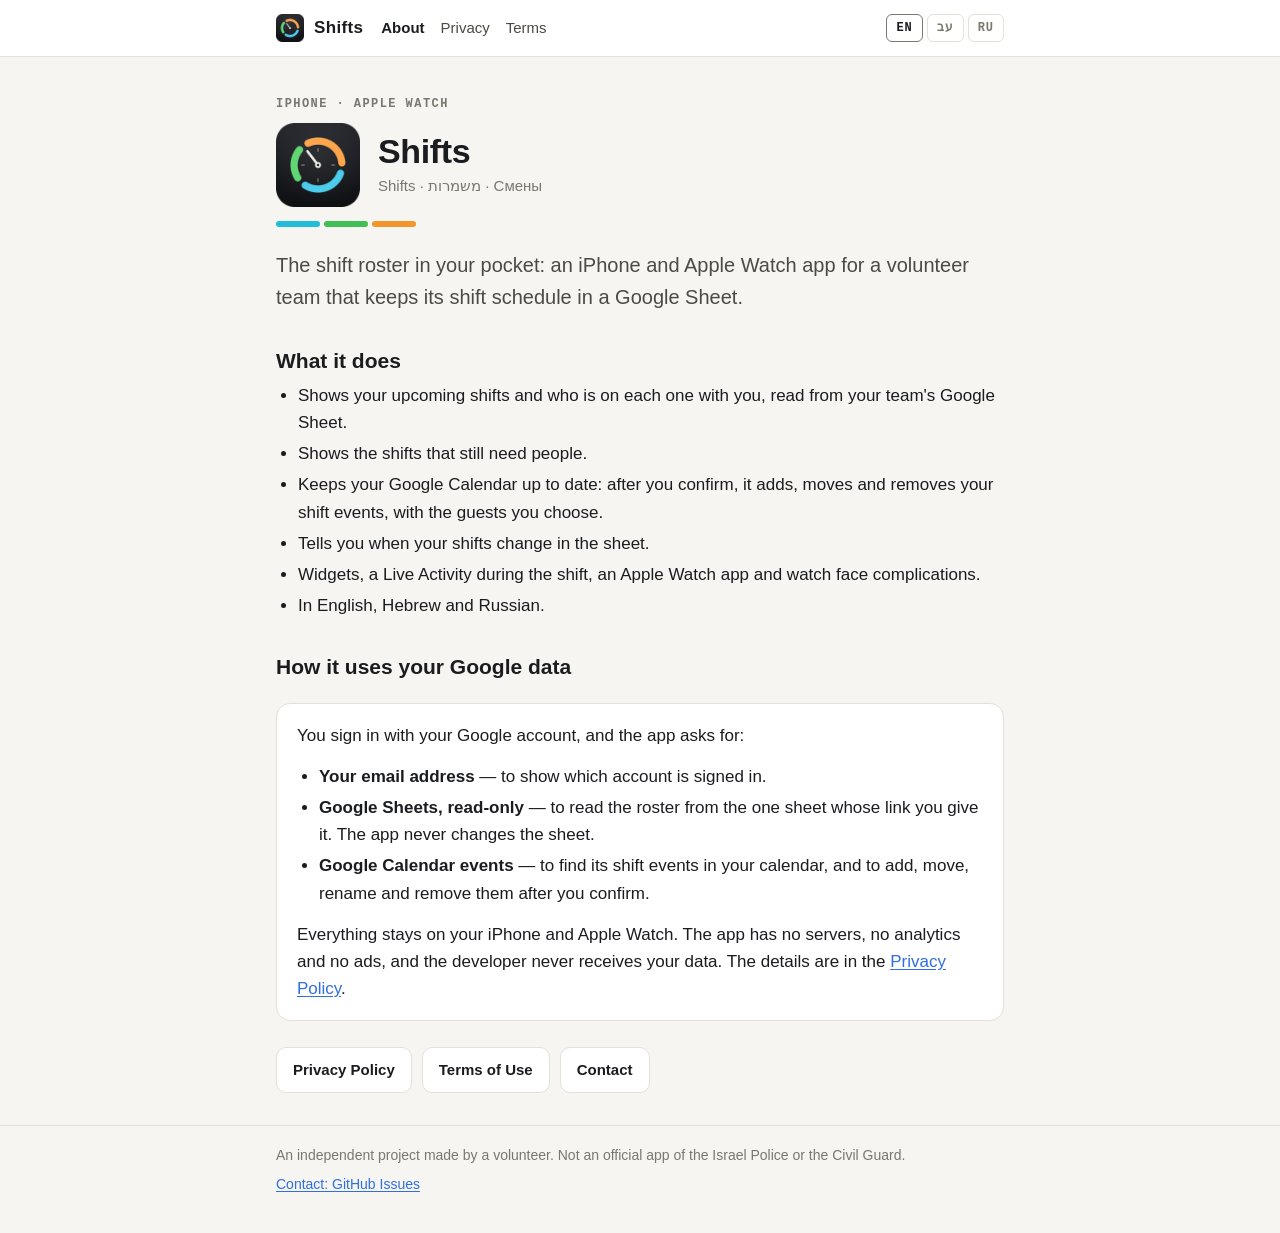
<file: index.html>
<!doctype html>
<html lang="en" dir="ltr">
<head>
<meta charset="utf-8">
<meta name="viewport" content="width=device-width, initial-scale=1">
<title>Shifts — shift roster for iPhone and Apple Watch</title>
<meta name="description" content="Shifts: an iPhone and Apple Watch app that shows a volunteer team's shift roster from a Google Sheet and keeps your shifts in Google Calendar.">
<link rel="icon" href="favicon.png" type="image/png">
<link rel="apple-touch-icon" href="apple-touch-icon.png">
<link rel="stylesheet" href="site.css">
</head>
<body>
<header class="top"><div class="wrap">
  <a class="brand" href="./" data-page="./"><img src="favicon.png" alt="" width="28" height="28"><span data-en="Shifts" data-he="משמרות" data-ru="Смены">Shifts</span></a>
  <nav class="pages">
    <a href="./" data-page="./" aria-current="page" data-en="About" data-he="אודות" data-ru="О приложении">About</a>
    <a href="privacy.html" data-page="privacy.html" data-en="Privacy" data-he="פרטיות" data-ru="Конфиденциальность">Privacy</a>
    <a href="terms.html" data-page="terms.html" data-en="Terms" data-he="תנאי שימוש" data-ru="Условия">Terms</a>
  </nav>
  <div class="langs" role="group" aria-label="Language">
    <button type="button" data-lang="en">EN</button>
    <button type="button" data-lang="he" lang="he">עב</button>
    <button type="button" data-lang="ru" lang="ru">RU</button>
  </div>
</div></header>
<main class="wrap">
<section lang="en" dir="ltr" data-title="Shifts — shift roster for iPhone and Apple Watch">
<p class="label">iPhone · Apple Watch</p>
<div class="hero">
  <img src="icon.png" alt="Shifts app icon" width="84" height="84">
  <div><h1>Shifts</h1><p class="names">Shifts · <span lang="he">משמרות</span> · <span lang="ru">Смены</span></p></div>
</div>
<div class="bars"><i></i><i></i><i></i></div>
<p class="lead">The shift roster in your pocket: an iPhone and Apple Watch app for a volunteer team that keeps its shift schedule in a Google Sheet.</p>

<h2>What it does</h2>
<ul>
  <li>Shows your upcoming shifts and who is on each one with you, read from your team's Google Sheet.</li>
  <li>Shows the shifts that still need people.</li>
  <li>Keeps your Google Calendar up to date: after you confirm, it adds, moves and removes your shift events, with the guests you choose.</li>
  <li>Tells you when your shifts change in the sheet.</li>
  <li>Widgets, a Live Activity during the shift, an Apple Watch app and watch face complications.</li>
  <li>In English, Hebrew and Russian.</li>
</ul>

<h2>How it uses your Google data</h2>
<div class="box">
  <p>You sign in with your Google account, and the app asks for:</p>
  <ul>
    <li><strong>Your email address</strong> — to show which account is signed in.</li>
    <li><strong>Google Sheets, read-only</strong> — to read the roster from the one sheet whose link you give it. The app never changes the sheet.</li>
    <li><strong>Google Calendar events</strong> — to find its shift events in your calendar, and to add, move, rename and remove them after you confirm.</li>
  </ul>
  <p>Everything stays on your iPhone and Apple Watch. The app has no servers, no analytics and no ads, and the developer never receives your data. The details are in the <a href="privacy.html" data-page="privacy.html">Privacy Policy</a>.</p>
</div>

<div class="cta">
  <a href="privacy.html" data-page="privacy.html">Privacy Policy</a>
  <a href="terms.html" data-page="terms.html">Terms of Use</a>
  <a href="https://github.com/IgorGorelik/shifts-app/issues">Contact</a>
</div>
</section>
<section lang="he" dir="rtl" data-title="משמרות — סידור משמרות לאייפון ול־Apple Watch">
<p class="label">iPhone · Apple Watch</p>
<div class="hero">
  <img src="icon.png" alt="סמל האפליקציה משמרות" width="84" height="84">
  <div><h1>משמרות</h1><p class="names"><span lang="en">Shifts</span> · משמרות · <span lang="ru">Смены</span></p></div>
</div>
<div class="bars"><i></i><i></i><i></i></div>
<p class="lead">סידור המשמרות בכיס: אפליקציה לאייפון ול־Apple Watch בשביל צוות מתנדבים שמנהל את סידור המשמרות בגיליון Google.</p>

<h2>מה היא עושה</h2>
<ul>
  <li>מציגה את המשמרות הקרובות שלכם ומי איתכם בכל משמרת, מתוך גיליון Google של הצוות.</li>
  <li>מציגה את המשמרות שעדיין חסרים בהן אנשים.</li>
  <li>שומרת על יומן Google שלכם מעודכן: אחרי שאישרתם, היא מוסיפה, מזיזה ומוחקת את אירועי המשמרת שלכם, עם האורחים שבחרתם.</li>
  <li>מודיעה לכם כשהמשמרות שלכם משתנות בגיליון.</li>
  <li>ווידג׳טים, Live Activity בזמן המשמרת, אפליקציה ל־Apple Watch ותצוגות על פני השעון.</li>
  <li>בעברית, באנגלית וברוסית.</li>
</ul>

<h2>איך היא משתמשת בנתוני Google שלכם</h2>
<div class="box">
  <p>מתחברים עם חשבון Google, והאפליקציה מבקשת:</p>
  <ul>
    <li><strong>את כתובת האימייל שלכם</strong> — כדי להציג באיזה חשבון התחברתם.</li>
    <li><strong>Google Sheets, קריאה בלבד</strong> — כדי לקרוא את הסידור מהגיליון היחיד שאת הקישור אליו נתתם לה. האפליקציה אף פעם לא משנה את הגיליון.</li>
    <li><strong>אירועים ביומן Google</strong> — כדי למצוא את אירועי המשמרת שלה ביומן שלכם, ולהוסיף, להזיז, לשנות שם ולמחוק אותם אחרי שאישרתם.</li>
  </ul>
  <p>הכול נשאר באייפון וב־Apple Watch שלכם. לאפליקציה אין שרתים, אין ניתוח נתוני שימוש ואין פרסומות, והמפתח אף פעם לא מקבל את הנתונים שלכם. הפרטים ב<a href="privacy.html" data-page="privacy.html">מדיניות הפרטיות</a>.</p>
</div>

<div class="cta">
  <a href="privacy.html" data-page="privacy.html">מדיניות פרטיות</a>
  <a href="terms.html" data-page="terms.html">תנאי שימוש</a>
  <a href="https://github.com/IgorGorelik/shifts-app/issues">יצירת קשר</a>
</div>
</section>
<section lang="ru" dir="ltr" data-title="Смены — расписание смен для iPhone и Apple Watch">
<p class="label">iPhone · Apple Watch</p>
<div class="hero">
  <img src="icon.png" alt="Значок приложения «Смены»" width="84" height="84">
  <div><h1>Смены</h1><p class="names"><span lang="en">Shifts</span> · <span lang="he">משמרות</span> · Смены</p></div>
</div>
<div class="bars"><i></i><i></i><i></i></div>
<p class="lead">Расписание смен в кармане: приложение для iPhone и Apple Watch для команды добровольцев, которая ведёт расписание смен в Google Таблице.</p>

<h2>Что оно умеет</h2>
<ul>
  <li>Показывает ваши ближайшие смены и кто с вами в каждой из них — по Google Таблице команды.</li>
  <li>Показывает смены, где ещё нужны люди.</li>
  <li>Поддерживает ваш Google Календарь в актуальном виде: после вашего подтверждения добавляет, переносит и удаляет события ваших смен — с теми гостями, которых вы выбрали.</li>
  <li>Сообщает, когда ваши смены меняются в таблице.</li>
  <li>Виджеты, Live Activity во время смены, приложение для Apple Watch и усложнения циферблата.</li>
  <li>На русском, иврите и английском.</li>
</ul>

<h2>Как приложение использует ваши данные Google</h2>
<div class="box">
  <p>Вы входите через свой аккаунт Google, и приложение просит:</p>
  <ul>
    <li><strong>Адрес вашей почты</strong> — чтобы показать, в какой аккаунт выполнен вход.</li>
    <li><strong>Google Таблицы, только чтение</strong> — чтобы читать расписание из той единственной таблицы, ссылку на которую вы ему дали. Приложение никогда не меняет таблицу.</li>
    <li><strong>События Google Календаря</strong> — чтобы находить свои события смен в вашем календаре и после вашего подтверждения добавлять, переносить, переименовывать и удалять их.</li>
  </ul>
  <p>Всё остаётся на вашем iPhone и Apple Watch. У приложения нет серверов, аналитики и рекламы, и разработчик никогда не получает ваши данные. Подробности — в <a href="privacy.html" data-page="privacy.html">Политике конфиденциальности</a>.</p>
</div>

<div class="cta">
  <a href="privacy.html" data-page="privacy.html">Политика конфиденциальности</a>
  <a href="terms.html" data-page="terms.html">Условия использования</a>
  <a href="https://github.com/IgorGorelik/shifts-app/issues">Связь</a>
</div>
</section>
</main>
<footer><div class="wrap">
  <p data-en="An independent project made by a volunteer. Not an official app of the Israel Police or the Civil Guard." data-he="פרויקט עצמאי שפיתח מתנדב. זו לא אפליקציה רשמית של משטרת ישראל או של המשמר האזרחי." data-ru="Независимый проект добровольца. Это не официальное приложение полиции Израиля или Гражданской охраны.">An independent project made by a volunteer. Not an official app of the Israel Police or the Civil Guard.</p>
  <p><a href="https://github.com/IgorGorelik/shifts-app/issues" data-en="Contact: GitHub Issues" data-he="יצירת קשר: GitHub Issues" data-ru="Связь: GitHub Issues">Contact: GitHub Issues</a></p>
</div></footer>
<script src="site.js"></script>
</body>
</html>
</file>
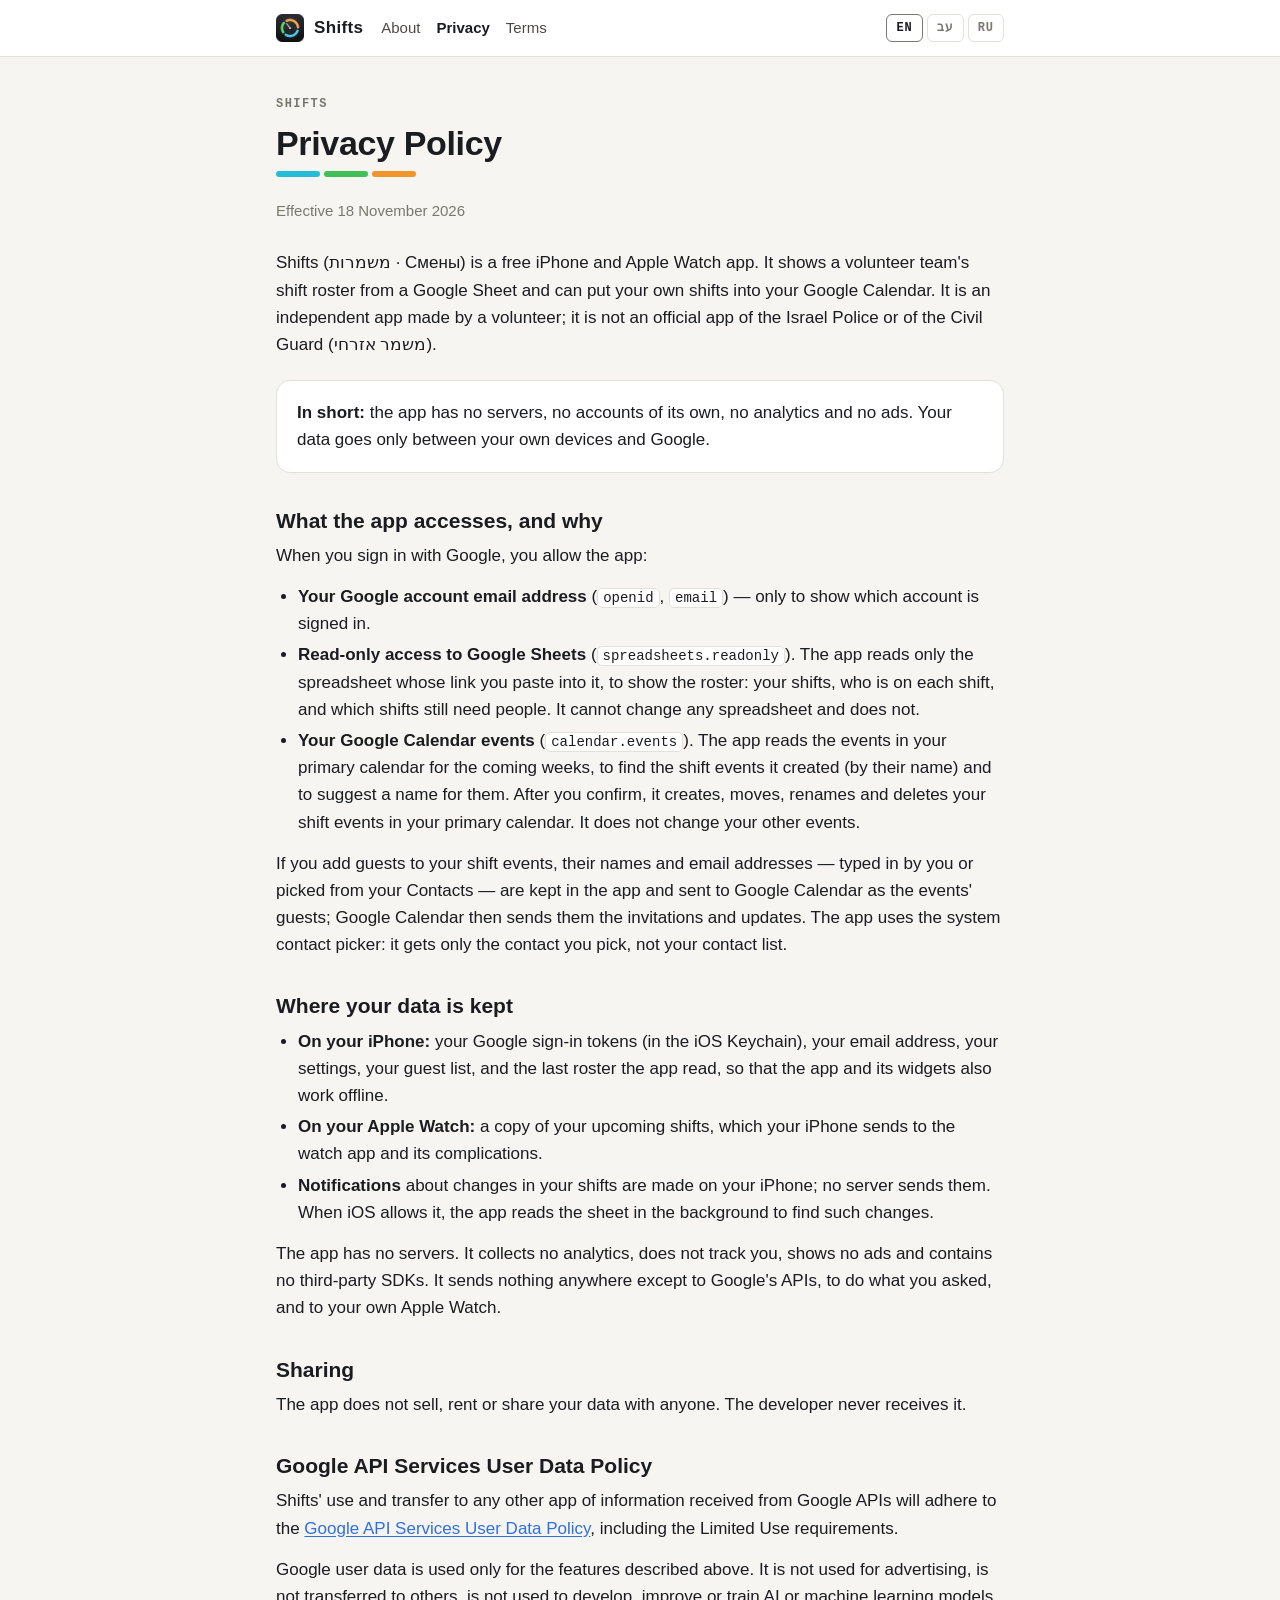
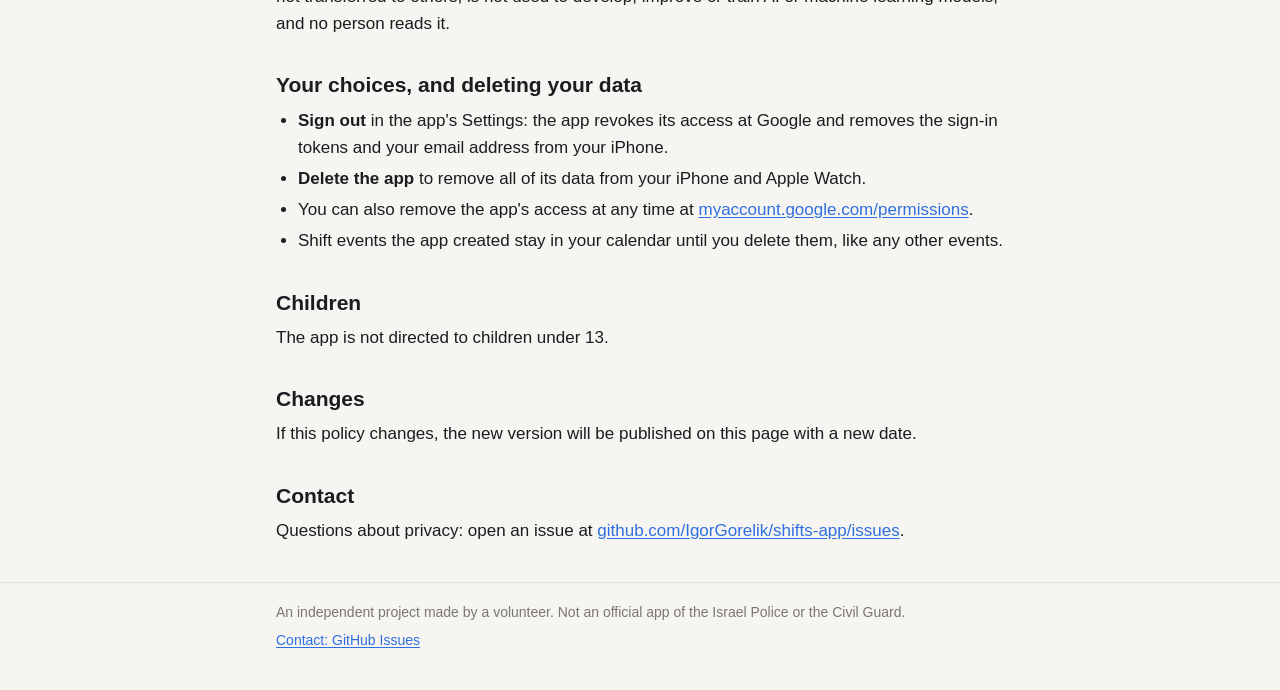
<file: privacy.html>
<!doctype html>
<html lang="en" dir="ltr">
<head>
<meta charset="utf-8">
<meta name="viewport" content="width=device-width, initial-scale=1">
<title>Privacy Policy — Shifts</title>
<meta name="description" content="How the Shifts app handles your data: no servers, no analytics; read-only Google Sheets and your shift events in Google Calendar.">
<link rel="icon" href="favicon.png" type="image/png">
<link rel="apple-touch-icon" href="apple-touch-icon.png">
<link rel="stylesheet" href="site.css">
</head>
<body>
<header class="top"><div class="wrap">
  <a class="brand" href="./" data-page="./"><img src="favicon.png" alt="" width="28" height="28"><span data-en="Shifts" data-he="משמרות" data-ru="Смены">Shifts</span></a>
  <nav class="pages">
    <a href="./" data-page="./" data-en="About" data-he="אודות" data-ru="О приложении">About</a>
    <a href="privacy.html" data-page="privacy.html" aria-current="page" data-en="Privacy" data-he="פרטיות" data-ru="Конфиденциальность">Privacy</a>
    <a href="terms.html" data-page="terms.html" data-en="Terms" data-he="תנאי שימוש" data-ru="Условия">Terms</a>
  </nav>
  <div class="langs" role="group" aria-label="Language">
    <button type="button" data-lang="en">EN</button>
    <button type="button" data-lang="he" lang="he">עב</button>
    <button type="button" data-lang="ru" lang="ru">RU</button>
  </div>
</div></header>
<main class="wrap">
<section lang="en" dir="ltr" data-title="Privacy Policy — Shifts">
<p class="label">Shifts</p>
<h1>Privacy Policy</h1>
<div class="bars"><i></i><i></i><i></i></div>
<p class="date">Effective 18 November 2026</p>

<p>Shifts (<span lang="he">משמרות</span> · <span lang="ru">Смены</span>) is a free iPhone and Apple Watch app. It shows a volunteer team's shift roster from a Google Sheet and can put your own shifts into your Google Calendar. It is an independent app made by a volunteer; it is not an official app of the Israel Police or of the Civil Guard (<span lang="he">משמר אזרחי</span>).</p>
<div class="box"><p><strong>In short:</strong> the app has no servers, no accounts of its own, no analytics and no ads. Your data goes only between your own devices and Google.</p></div>

<h2>What the app accesses, and why</h2>
<p>When you sign in with Google, you allow the app:</p>
<ul>
  <li><strong>Your Google account email address</strong> (<code>openid</code>, <code>email</code>) — only to show which account is signed in.</li>
  <li><strong>Read-only access to Google Sheets</strong> (<code>spreadsheets.readonly</code>). The app reads only the spreadsheet whose link you paste into it, to show the roster: your shifts, who is on each shift, and which shifts still need people. It cannot change any spreadsheet and does not.</li>
  <li><strong>Your Google Calendar events</strong> (<code>calendar.events</code>). The app reads the events in your primary calendar for the coming weeks, to find the shift events it created (by their name) and to suggest a name for them. After you confirm, it creates, moves, renames and deletes your shift events in your primary calendar. It does not change your other events.</li>
</ul>
<p>If you add guests to your shift events, their names and email addresses — typed in by you or picked from your Contacts — are kept in the app and sent to Google Calendar as the events' guests; Google Calendar then sends them the invitations and updates. The app uses the system contact picker: it gets only the contact you pick, not your contact list.</p>

<h2>Where your data is kept</h2>
<ul>
  <li><strong>On your iPhone:</strong> your Google sign-in tokens (in the iOS Keychain), your email address, your settings, your guest list, and the last roster the app read, so that the app and its widgets also work offline.</li>
  <li><strong>On your Apple Watch:</strong> a copy of your upcoming shifts, which your iPhone sends to the watch app and its complications.</li>
  <li><strong>Notifications</strong> about changes in your shifts are made on your iPhone; no server sends them. When iOS allows it, the app reads the sheet in the background to find such changes.</li>
</ul>
<p>The app has no servers. It collects no analytics, does not track you, shows no ads and contains no third-party SDKs. It sends nothing anywhere except to Google's APIs, to do what you asked, and to your own Apple Watch.</p>

<h2>Sharing</h2>
<p>The app does not sell, rent or share your data with anyone. The developer never receives it.</p>

<h2>Google API Services User Data Policy</h2>
<p>Shifts' use and transfer to any other app of information received from Google APIs will adhere to the <a href="https://developers.google.com/terms/api-services-user-data-policy">Google API Services User Data Policy</a>, including the Limited Use requirements.</p>
<p>Google user data is used only for the features described above. It is not used for advertising, is not transferred to others, is not used to develop, improve or train AI or machine learning models, and no person reads it.</p>

<h2>Your choices, and deleting your data</h2>
<ul>
  <li><strong>Sign out</strong> in the app's Settings: the app revokes its access at Google and removes the sign-in tokens and your email address from your iPhone.</li>
  <li><strong>Delete the app</strong> to remove all of its data from your iPhone and Apple Watch.</li>
  <li>You can also remove the app's access at any time at <a href="https://myaccount.google.com/permissions">myaccount.google.com/permissions</a>.</li>
  <li>Shift events the app created stay in your calendar until you delete them, like any other events.</li>
</ul>

<h2>Children</h2>
<p>The app is not directed to children under 13.</p>

<h2>Changes</h2>
<p>If this policy changes, the new version will be published on this page with a new date.</p>

<h2>Contact</h2>
<p>Questions about privacy: open an issue at <a href="https://github.com/IgorGorelik/shifts-app/issues">github.com/IgorGorelik/shifts-app/issues</a>.</p>
</section>
<section lang="he" dir="rtl" data-title="מדיניות פרטיות — משמרות">
<p class="label">משמרות</p>
<h1>מדיניות פרטיות</h1>
<div class="bars"><i></i><i></i><i></i></div>
<p class="date">בתוקף מ־18 בנובמבר 2026</p>

<p>משמרות (<span lang="en">Shifts</span> · <span lang="ru">Смены</span>) היא אפליקציה חינמית לאייפון ול־Apple Watch. היא מציגה את סידור המשמרות של צוות מתנדבים מגיליון Google, ויכולה להכניס את המשמרות שלכם ליומן Google שלכם. זו אפליקציה עצמאית שפיתח מתנדב; היא לא אפליקציה רשמית של משטרת ישראל או של המשמר האזרחי.</p>
<div class="box"><p><strong>בקצרה:</strong> לאפליקציה אין שרתים, אין חשבונות משלה, אין ניתוח נתוני שימוש ואין פרסומות. הנתונים שלכם עוברים רק בין המכשירים שלכם לבין Google.</p></div>

<h2>למה האפליקציה ניגשת, ולמה</h2>
<p>כשמתחברים עם Google, מאשרים לאפליקציה:</p>
<ul>
  <li><strong>את כתובת האימייל של חשבון Google שלכם</strong> (<code dir="ltr">openid</code>, <code dir="ltr">email</code>) — רק כדי להציג באיזה חשבון התחברתם.</li>
  <li><strong>גישת קריאה בלבד ל־Google Sheets</strong> (<code dir="ltr">spreadsheets.readonly</code>). האפליקציה קוראת רק את הגיליון שאת הקישור אליו הדבקתם בה, כדי להציג את הסידור: המשמרות שלכם, מי בכל משמרת ובאילו משמרות עדיין חסרים אנשים. היא לא יכולה לשנות גיליונות ולא משנה אותם.</li>
  <li><strong>אירועים ביומן Google שלכם</strong> (<code dir="ltr">calendar.events</code>). האפליקציה קוראת את האירועים ביומן הראשי שלכם לשבועות הקרובים, כדי למצוא את אירועי המשמרת שיצרה (לפי השם שלהם) ולהציע להם שם. אחרי שאישרתם, היא יוצרת, מזיזה, משנה שם ומוחקת את אירועי המשמרת שלכם ביומן הראשי. אירועים אחרים שלכם היא לא משנה.</li>
</ul>
<p>אם מוסיפים אורחים לאירועי המשמרת, השמות וכתובות האימייל שלהם — שהקלדתם או שבחרתם מאנשי הקשר — נשמרים באפליקציה ונשלחים ליומן Google כאורחי האירועים; יומן Google שולח להם את ההזמנות והעדכונים. האפליקציה משתמשת בבוחר אנשי הקשר של המערכת: היא מקבלת רק את איש הקשר שבחרתם, ולא את רשימת אנשי הקשר שלכם.</p>

<h2>איפה הנתונים נשמרים</h2>
<ul>
  <li><strong>באייפון:</strong> אסימוני ההתחברות ל־Google (במחזיק המפתחות של iOS), כתובת האימייל שלכם, ההגדרות שלכם, רשימת האורחים והסידור האחרון שהאפליקציה קראה, כדי שהאפליקציה והווידג׳טים שלה יעבדו גם בלי רשת.</li>
  <li><strong>ב־Apple Watch:</strong> עותק של המשמרות הקרובות שלכם, שהאייפון שולח לאפליקציה בשעון ולתצוגות על פני השעון.</li>
  <li><strong>התראות</strong> על שינויים במשמרות שלכם נוצרות באייפון; אף שרת לא שולח אותן. כש־iOS מאפשרת, האפליקציה קוראת את הגיליון ברקע כדי למצוא שינויים כאלה.</li>
</ul>
<p>לאפליקציה אין שרתים. היא לא אוספת נתוני שימוש, לא עוקבת אחריכם, לא מציגה פרסומות ולא כוללת ערכות פיתוח (SDK) של צד שלישי. היא לא שולחת שום דבר לשום מקום, מלבד לממשקי ה־API של Google — כדי לבצע את מה שביקשתם — ול־Apple Watch שלכם.</p>

<h2>שיתוף</h2>
<p>האפליקציה לא מוכרת, לא משכירה ולא משתפת את הנתונים שלכם עם אף אחד. המפתח אף פעם לא מקבל אותם.</p>

<h2>מדיניות נתוני המשתמשים של Google API</h2>
<p>השימוש של משמרות במידע שהתקבל מממשקי ה־API של Google, וההעברה שלו לכל אפליקציה אחרת, יעמדו ב<a href="https://developers.google.com/terms/api-services-user-data-policy">מדיניות נתוני המשתמשים של שירותי Google API</a>, כולל דרישות השימוש המוגבל (Limited Use).</p>
<p>נתוני משתמש מ־Google משמשים רק לתכונות שתוארו למעלה. הם לא משמשים לפרסום, לא מועברים לאחרים, לא משמשים לפיתוח, לשיפור או לאימון של מודלים של בינה מלאכותית או למידת מכונה, ואף אדם לא קורא אותם.</p>

<h2>הבחירות שלכם ומחיקת הנתונים</h2>
<ul>
  <li><strong>התנתקות</strong> בהגדרות האפליקציה: האפליקציה מבטלת את הגישה שלה ב־Google ומוחקת מהאייפון את אסימוני ההתחברות ואת כתובת האימייל שלכם.</li>
  <li><strong>מחיקת האפליקציה</strong> מוחקת את כל הנתונים שלה מהאייפון ומה־Apple Watch.</li>
  <li>אפשר גם לבטל את הגישה של האפליקציה בכל עת בכתובת <a href="https://myaccount.google.com/permissions" dir="ltr">myaccount.google.com/permissions</a>.</li>
  <li>אירועי משמרת שהאפליקציה יצרה נשארים ביומן עד שמוחקים אותם, כמו כל אירוע אחר.</li>
</ul>

<h2>ילדים</h2>
<p>האפליקציה לא מיועדת לילדים מתחת לגיל 13.</p>

<h2>שינויים</h2>
<p>אם המדיניות תשתנה, הגרסה החדשה תפורסם בדף הזה עם תאריך חדש.</p>

<h2>יצירת קשר</h2>
<p>שאלות על פרטיות: פתחו issue בכתובת <a href="https://github.com/IgorGorelik/shifts-app/issues" dir="ltr">github.com/IgorGorelik/shifts-app/issues</a>.</p>
</section>
<section lang="ru" dir="ltr" data-title="Политика конфиденциальности — Смены">
<p class="label">Смены</p>
<h1>Политика конфиденциальности</h1>
<div class="bars"><i></i><i></i><i></i></div>
<p class="date">Действует с 18 ноября 2026 г.</p>

<p>«Смены» (<span lang="en">Shifts</span> · <span lang="he">משמרות</span>) — бесплатное приложение для iPhone и Apple Watch. Оно показывает расписание смен команды добровольцев из Google Таблицы и может вносить ваши смены в ваш Google Календарь. Это независимое приложение, которое сделал доброволец; это не официальное приложение полиции Израиля или Гражданской охраны (<span lang="he">משמר אזרחי</span>).</p>
<div class="box"><p><strong>Коротко:</strong> у приложения нет серверов, собственных аккаунтов, аналитики и рекламы. Ваши данные передаются только между вашими устройствами и Google.</p></div>

<h2>К чему приложение получает доступ и зачем</h2>
<p>Входя через Google, вы разрешаете приложению:</p>
<ul>
  <li><strong>Адрес почты вашего аккаунта Google</strong> (<code>openid</code>, <code>email</code>) — только чтобы показать, в какой аккаунт выполнен вход.</li>
  <li><strong>Доступ к Google Таблицам только для чтения</strong> (<code>spreadsheets.readonly</code>). Приложение читает только ту таблицу, ссылку на которую вы в него вставили, чтобы показать расписание: ваши смены, кто в каждой смене и где ещё нужны люди. Менять таблицы оно не может и не меняет.</li>
  <li><strong>События вашего Google Календаря</strong> (<code>calendar.events</code>). Приложение читает события основного календаря на ближайшие недели, чтобы найти созданные им события смен (по названию) и предложить для них название. После вашего подтверждения оно создаёт, переносит, переименовывает и удаляет события ваших смен в основном календаре. Другие ваши события оно не меняет.</li>
</ul>
<p>Если вы добавляете гостей в события смен, их имена и адреса почты — введённые вами или выбранные из Контактов — хранятся в приложении и передаются в Google Календарь как гости событий; приглашения и изменения им отправляет Google Календарь. Приложение использует системный выбор контакта: оно получает только выбранный вами контакт, а не вашу адресную книгу.</p>

<h2>Где хранятся данные</h2>
<ul>
  <li><strong>На iPhone:</strong> токены входа в Google (в Связке ключей iOS), адрес вашей почты, ваши настройки, список гостей и последнее прочитанное расписание — чтобы приложение и его виджеты работали и без сети.</li>
  <li><strong>На Apple Watch:</strong> копия ваших ближайших смен, которую iPhone передаёт приложению на часах и усложнениям циферблата.</li>
  <li><strong>Уведомления</strong> об изменениях в ваших сменах создаются на iPhone; никакой сервер их не отправляет. Когда iOS позволяет, приложение в фоне читает таблицу, чтобы найти такие изменения.</li>
</ul>
<p>У приложения нет серверов. Оно не собирает аналитику, не отслеживает вас, не показывает рекламу и не содержит сторонних SDK. Оно ничего никуда не отправляет, кроме API Google — чтобы выполнить то, что вы попросили, — и ваших собственных Apple Watch.</p>

<h2>Передача данных</h2>
<p>Приложение не продаёт, не сдаёт в аренду и никому не передаёт ваши данные. Разработчик никогда их не получает.</p>

<h2>Политика Google в отношении данных пользователей API</h2>
<p>Использование приложением «Смены» информации, полученной от API Google, и её передача любому другому приложению соответствуют <a href="https://developers.google.com/terms/api-services-user-data-policy">Политике Google в отношении данных пользователей сервисов API</a> (Google API Services User Data Policy), включая требования ограниченного использования (Limited Use).</p>
<p>Данные пользователя Google используются только для описанных выше функций. Они не используются для рекламы, не передаются другим, не используются для разработки, улучшения или обучения моделей ИИ и машинного обучения, и их не читает ни один человек.</p>

<h2>Ваш выбор и удаление данных</h2>
<ul>
  <li><strong>Выход из аккаунта</strong> в Настройках приложения: приложение отзывает свой доступ в Google и удаляет с iPhone токены входа и адрес вашей почты.</li>
  <li><strong>Удаление приложения</strong> стирает все его данные с iPhone и Apple Watch.</li>
  <li>Отозвать доступ приложения можно и в любой момент на странице <a href="https://myaccount.google.com/permissions">myaccount.google.com/permissions</a>.</li>
  <li>События смен, созданные приложением, остаются в календаре, пока вы их не удалите, как и любые другие события.</li>
</ul>

<h2>Дети</h2>
<p>Приложение не предназначено для детей младше 13 лет.</p>

<h2>Изменения</h2>
<p>Если политика изменится, новая версия будет опубликована на этой странице с новой датой.</p>

<h2>Связь</h2>
<p>Вопросы о конфиденциальности: создайте issue на <a href="https://github.com/IgorGorelik/shifts-app/issues">github.com/IgorGorelik/shifts-app/issues</a>.</p>
</section>
</main>
<footer><div class="wrap">
  <p data-en="An independent project made by a volunteer. Not an official app of the Israel Police or the Civil Guard." data-he="פרויקט עצמאי שפיתח מתנדב. זו לא אפליקציה רשמית של משטרת ישראל או של המשמר האזרחי." data-ru="Независимый проект добровольца. Это не официальное приложение полиции Израиля или Гражданской охраны.">An independent project made by a volunteer. Not an official app of the Israel Police or the Civil Guard.</p>
  <p><a href="https://github.com/IgorGorelik/shifts-app/issues" data-en="Contact: GitHub Issues" data-he="יצירת קשר: GitHub Issues" data-ru="Связь: GitHub Issues">Contact: GitHub Issues</a></p>
</div></footer>
<script src="site.js"></script>
</body>
</html>
</file>
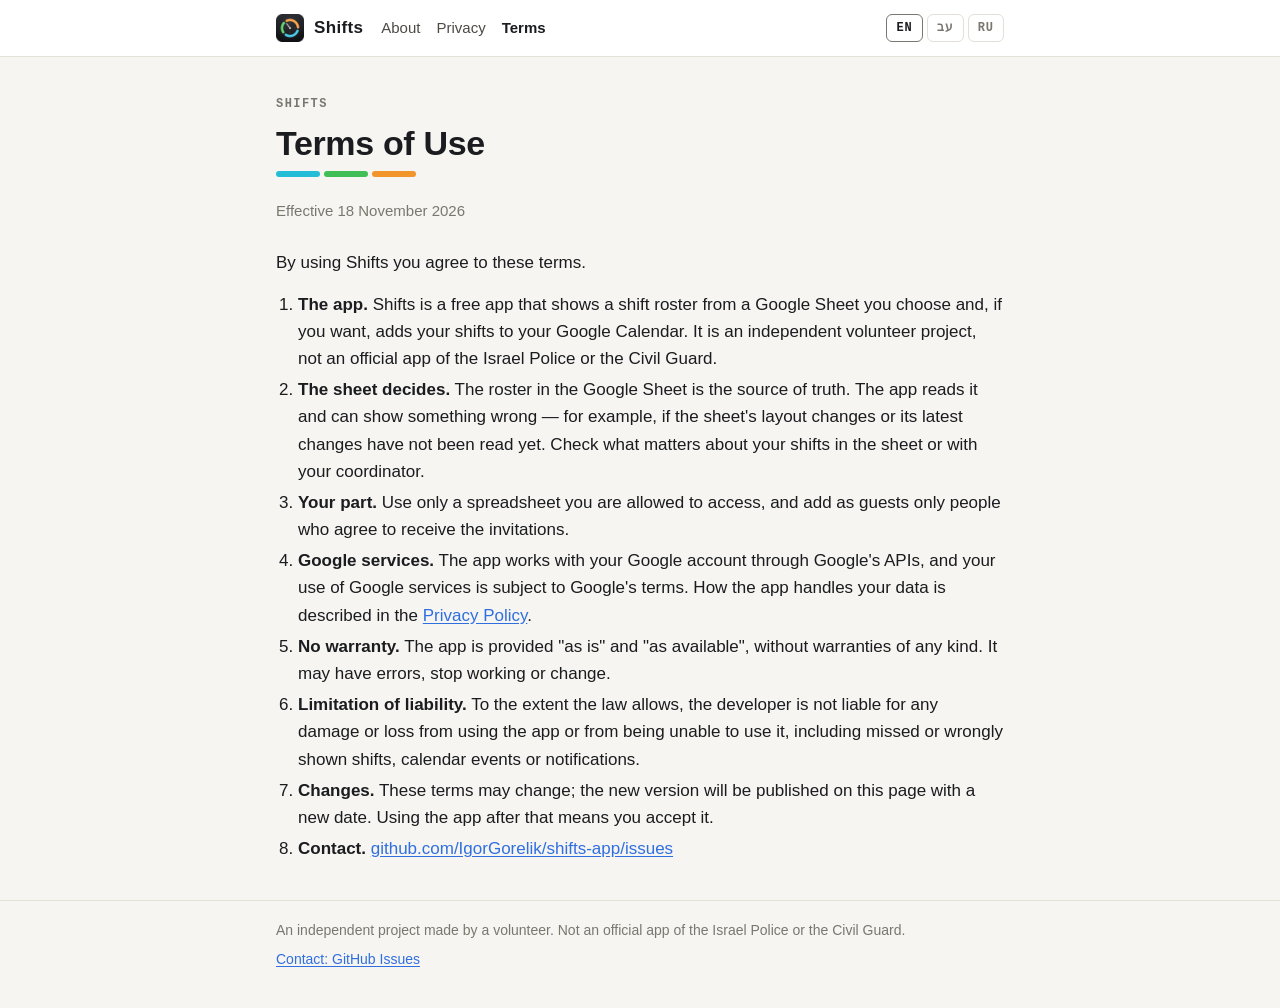
<file: terms.html>
<!doctype html>
<html lang="en" dir="ltr">
<head>
<meta charset="utf-8">
<meta name="viewport" content="width=device-width, initial-scale=1">
<title>Terms of Use — Shifts</title>
<meta name="description" content="Terms of use of the Shifts app.">
<link rel="icon" href="favicon.png" type="image/png">
<link rel="apple-touch-icon" href="apple-touch-icon.png">
<link rel="stylesheet" href="site.css">
</head>
<body>
<header class="top"><div class="wrap">
  <a class="brand" href="./" data-page="./"><img src="favicon.png" alt="" width="28" height="28"><span data-en="Shifts" data-he="משמרות" data-ru="Смены">Shifts</span></a>
  <nav class="pages">
    <a href="./" data-page="./" data-en="About" data-he="אודות" data-ru="О приложении">About</a>
    <a href="privacy.html" data-page="privacy.html" data-en="Privacy" data-he="פרטיות" data-ru="Конфиденциальность">Privacy</a>
    <a href="terms.html" data-page="terms.html" aria-current="page" data-en="Terms" data-he="תנאי שימוש" data-ru="Условия">Terms</a>
  </nav>
  <div class="langs" role="group" aria-label="Language">
    <button type="button" data-lang="en">EN</button>
    <button type="button" data-lang="he" lang="he">עב</button>
    <button type="button" data-lang="ru" lang="ru">RU</button>
  </div>
</div></header>
<main class="wrap">
<section lang="en" dir="ltr" data-title="Terms of Use — Shifts">
<p class="label">Shifts</p>
<h1>Terms of Use</h1>
<div class="bars"><i></i><i></i><i></i></div>
<p class="date">Effective 18 November 2026</p>

<p>By using Shifts you agree to these terms.</p>
<ol>
  <li><strong>The app.</strong> Shifts is a free app that shows a shift roster from a Google Sheet you choose and, if you want, adds your shifts to your Google Calendar. It is an independent volunteer project, not an official app of the Israel Police or the Civil Guard.</li>
  <li><strong>The sheet decides.</strong> The roster in the Google Sheet is the source of truth. The app reads it and can show something wrong — for example, if the sheet's layout changes or its latest changes have not been read yet. Check what matters about your shifts in the sheet or with your coordinator.</li>
  <li><strong>Your part.</strong> Use only a spreadsheet you are allowed to access, and add as guests only people who agree to receive the invitations.</li>
  <li><strong>Google services.</strong> The app works with your Google account through Google's APIs, and your use of Google services is subject to Google's terms. How the app handles your data is described in the <a href="privacy.html" data-page="privacy.html">Privacy Policy</a>.</li>
  <li><strong>No warranty.</strong> The app is provided "as is" and "as available", without warranties of any kind. It may have errors, stop working or change.</li>
  <li><strong>Limitation of liability.</strong> To the extent the law allows, the developer is not liable for any damage or loss from using the app or from being unable to use it, including missed or wrongly shown shifts, calendar events or notifications.</li>
  <li><strong>Changes.</strong> These terms may change; the new version will be published on this page with a new date. Using the app after that means you accept it.</li>
  <li><strong>Contact.</strong> <a href="https://github.com/IgorGorelik/shifts-app/issues">github.com/IgorGorelik/shifts-app/issues</a></li>
</ol>
</section>
<section lang="he" dir="rtl" data-title="תנאי שימוש — משמרות">
<p class="label">משמרות</p>
<h1>תנאי שימוש</h1>
<div class="bars"><i></i><i></i><i></i></div>
<p class="date">בתוקף מ־18 בנובמבר 2026</p>

<p>השימוש במשמרות מהווה הסכמה לתנאים האלה.</p>
<ol>
  <li><strong>האפליקציה.</strong> משמרות היא אפליקציה חינמית שמציגה סידור משמרות מגיליון Google שבחרתם, ואם תרצו — מוסיפה את המשמרות שלכם ליומן Google שלכם. זה פרויקט התנדבותי עצמאי, ולא אפליקציה רשמית של משטרת ישראל או של המשמר האזרחי.</li>
  <li><strong>הגיליון קובע.</strong> הסידור בגיליון Google הוא המקור הקובע. האפליקציה קוראת אותו ועלולה להציג משהו לא נכון — למשל אם מבנה הגיליון השתנה או שהשינויים האחרונים בו עוד לא נקראו. את מה שחשוב במשמרות שלכם בדקו בגיליון או מול הרכז.</li>
  <li><strong>החלק שלכם.</strong> השתמשו רק בגיליון שמותר לכם לגשת אליו, והוסיפו כאורחים רק אנשים שמסכימים לקבל את ההזמנות.</li>
  <li><strong>שירותי Google.</strong> האפליקציה עובדת עם חשבון Google שלכם דרך ממשקי ה־API של Google, והשימוש שלכם בשירותי Google כפוף לתנאים של Google. איך האפליקציה מטפלת בנתונים שלכם מתואר ב<a href="privacy.html" data-page="privacy.html">מדיניות הפרטיות</a>.</li>
  <li><strong>בלי אחריות.</strong> האפליקציה מסופקת "כמות שהיא" ו"כפי שהיא זמינה", בלי אחריות מכל סוג. ייתכנו בה שגיאות, והיא עלולה להפסיק לעבוד או להשתנות.</li>
  <li><strong>הגבלת אחריות.</strong> במידה המרבית שהחוק מתיר, המפתח לא אחראי לשום נזק או הפסד מהשימוש באפליקציה או מחוסר היכולת להשתמש בה, כולל משמרות שהוחמצו או שהוצגו לא נכון, אירועי יומן או התראות.</li>
  <li><strong>שינויים.</strong> התנאים עשויים להשתנות; הגרסה החדשה תפורסם בדף הזה עם תאריך חדש. שימוש באפליקציה אחרי כן פירושו הסכמה לה.</li>
  <li><strong>יצירת קשר.</strong> <a href="https://github.com/IgorGorelik/shifts-app/issues" dir="ltr">github.com/IgorGorelik/shifts-app/issues</a></li>
</ol>
</section>
<section lang="ru" dir="ltr" data-title="Условия использования — Смены">
<p class="label">Смены</p>
<h1>Условия использования</h1>
<div class="bars"><i></i><i></i><i></i></div>
<p class="date">Действуют с 18 ноября 2026 г.</p>

<p>Пользуясь приложением «Смены», вы соглашаетесь с этими условиями.</p>
<ol>
  <li><strong>Приложение.</strong> «Смены» — бесплатное приложение: оно показывает расписание смен из выбранной вами Google Таблицы и, если хотите, вносит ваши смены в ваш Google Календарь. Это независимый проект добровольца, а не официальное приложение полиции Израиля или Гражданской охраны.</li>
  <li><strong>Главное — таблица.</strong> Источник истины — расписание в Google Таблице. Приложение читает его и может показать что-то неверно — например, если изменилось устройство таблицы или последние изменения ещё не прочитаны. Важное о своих сменах проверяйте в таблице или у координатора.</li>
  <li><strong>Ваша часть.</strong> Используйте только таблицу, к которой у вас есть право доступа, и добавляйте в гости только тех, кто согласен получать приглашения.</li>
  <li><strong>Сервисы Google.</strong> Приложение работает с вашим аккаунтом Google через API Google, и пользование сервисами Google регулируется условиями Google. Как приложение обращается с вашими данными, описано в <a href="privacy.html" data-page="privacy.html">Политике конфиденциальности</a>.</li>
  <li><strong>Без гарантий.</strong> Приложение предоставляется «как есть» и «по мере доступности», без каких-либо гарантий. В нём могут быть ошибки, оно может перестать работать или измениться.</li>
  <li><strong>Ограничение ответственности.</strong> В той мере, в какой это допускает закон, разработчик не отвечает за ущерб или убытки от использования приложения или невозможности им воспользоваться, в том числе за пропущенные или неверно показанные смены, события календаря и уведомления.</li>
  <li><strong>Изменения.</strong> Условия могут меняться; новая версия будет опубликована на этой странице с новой датой. Пользуясь приложением после этого, вы её принимаете.</li>
  <li><strong>Связь.</strong> <a href="https://github.com/IgorGorelik/shifts-app/issues">github.com/IgorGorelik/shifts-app/issues</a></li>
</ol>
</section>
</main>
<footer><div class="wrap">
  <p data-en="An independent project made by a volunteer. Not an official app of the Israel Police or the Civil Guard." data-he="פרויקט עצמאי שפיתח מתנדב. זו לא אפליקציה רשמית של משטרת ישראל או של המשמר האזרחי." data-ru="Независимый проект добровольца. Это не официальное приложение полиции Израиля или Гражданской охраны.">An independent project made by a volunteer. Not an official app of the Israel Police or the Civil Guard.</p>
  <p><a href="https://github.com/IgorGorelik/shifts-app/issues" data-en="Contact: GitHub Issues" data-he="יצירת קשר: GitHub Issues" data-ru="Связь: GitHub Issues">Contact: GitHub Issues</a></p>
</div></footer>
<script src="site.js"></script>
</body>
</html>
</file>
<file: site.css>
:root {
  --bg: #f6f5f1;
  --panel: #ffffff;
  --ink: #1b1c1f;
  --ink2: #4d4a45;
  --ink3: #7a776f;
  --rule: #e3e0d8;
  --link: #2f6fe0;
  --morning: #24bdd8;
  --day: #3fbf55;
  --night: #f2962b;
  --mono: ui-monospace, "SF Mono", SFMono-Regular, Menlo, Consolas, monospace;
  --sans: -apple-system, BlinkMacSystemFont, "SF Pro Text", "Segoe UI", Roboto, "Noto Sans", "Noto Sans Hebrew", Arial, sans-serif;
  color-scheme: light dark;
}
@media (prefers-color-scheme: dark) {
  :root {
    --bg: #0e0f11;
    --panel: #17181b;
    --ink: #f2f0ea;
    --ink2: #c4c1ba;
    --ink3: #85827b;
    --rule: #2b2e33;
    --link: #7fb2ff;
    --morning: #4dcceb;
    --day: #61d673;
    --night: #ffa64d;
  }
}

* { box-sizing: border-box; }
html { -webkit-text-size-adjust: 100%; }
body {
  margin: 0;
  background: var(--bg);
  color: var(--ink);
  font: 17px/1.6 var(--sans);
}
a { color: var(--link); text-underline-offset: 2px; }
a:hover { text-decoration-thickness: 2px; }

.wrap { max-width: 760px; margin: 0 auto; padding: 0 16px; }

/* top bar: name, pages, language */
.top {
  border-bottom: 1px solid var(--rule);
  background: var(--panel);
}
.top .wrap {
  display: flex; flex-wrap: wrap; align-items: center; gap: 10px 18px;
  min-height: 56px; padding-top: 8px; padding-bottom: 8px;
}
.brand {
  display: flex; align-items: center; gap: 10px;
  color: var(--ink); text-decoration: none; font-weight: 700; letter-spacing: .02em;
}
.brand img { width: 28px; height: 28px; }
.pages { display: flex; flex-wrap: wrap; gap: 4px 16px; font-size: 15px; }
.pages a { color: var(--ink2); text-decoration: none; white-space: nowrap; }
.pages a[aria-current="page"] { color: var(--ink); font-weight: 600; }
.langs { margin-inline-start: auto; display: none; gap: 4px; }
.js .langs { display: flex; }
.langs button {
  font: 600 12px/1 var(--mono); letter-spacing: .08em;
  color: var(--ink3); background: transparent;
  border: 1px solid var(--rule); border-radius: 6px;
  padding: 7px 9px; cursor: pointer;
}
.langs button[aria-pressed="true"] { color: var(--ink); border-color: var(--ink3); }

/* the three shift colours, as in the app */
.bars { display: flex; gap: 4px; margin: 0 0 22px; }
.bars i { display: block; height: 6px; width: 44px; border-radius: 3px; }
.bars i:nth-child(1) { background: var(--morning); }
.bars i:nth-child(2) { background: var(--day); }
.bars i:nth-child(3) { background: var(--night); }

main.wrap { padding-top: 40px; padding-bottom: 24px; }
section[lang] + section[lang] { border-top: 1px solid var(--rule); margin-top: 40px; padding-top: 40px; }
.js section[lang] + section[lang] { border-top: 0; margin-top: 0; padding-top: 0; }
.js section[lang][hidden] { display: none; }
section[dir="rtl"] { text-align: right; }

.label {
  font: 600 12px/1.3 var(--mono); letter-spacing: .12em; text-transform: uppercase;
  color: var(--ink3); margin: 0 0 10px;
}
/* spaced-out letters suit Latin capitals, not Hebrew */
.label:lang(he) { font-family: var(--sans); letter-spacing: 0; font-size: 13px; }
h1 { font-size: 34px; line-height: 1.2; margin: 0 0 8px; letter-spacing: -.01em; }
h2 { font-size: 21px; line-height: 1.3; margin: 34px 0 8px; }
p, ul, ol { margin: 0 0 14px; }
ul, ol { padding-inline-start: 22px; }
li { margin: 4px 0; }
.lead { font-size: 20px; color: var(--ink2); margin-bottom: 26px; }
.date { color: var(--ink3); font-size: 15px; margin-bottom: 26px; }
code {
  font: 14px var(--mono);
  background: var(--panel); border: 1px solid var(--rule); border-radius: 5px;
  padding: 1px 5px;
}
.box {
  background: var(--panel); border: 1px solid var(--rule); border-radius: 14px;
  padding: 18px 20px; margin: 22px 0;
}
.box > :last-child { margin-bottom: 0; }

.hero { display: flex; align-items: center; gap: 18px; margin-bottom: 14px; }
.hero img { width: 84px; height: 84px; flex: none; }
.hero h1 { margin: 0; }
.names { color: var(--ink3); font-size: 15px; margin: 2px 0 0; }

.cta { display: flex; flex-wrap: wrap; gap: 10px; margin: 26px 0 8px; }
.cta a {
  display: inline-block; padding: 10px 16px; border-radius: 10px;
  border: 1px solid var(--rule); background: var(--panel);
  color: var(--ink); text-decoration: none; font-weight: 600; font-size: 15px;
}

footer { border-top: 1px solid var(--rule); color: var(--ink3); font-size: 14px; }
footer .wrap { padding-top: 18px; padding-bottom: 32px; }
footer p { margin: 0 0 6px; }

@media (max-width: 640px) {
  body { font-size: 16px; }
  h1 { font-size: 28px; }
  .hero img { width: 64px; height: 64px; }
  /* name and languages on the first row, the pages on their own row below */
  .langs { order: 2; }
  .pages { order: 3; width: 100%; font-size: 14px; gap: 4px 14px; }
}
</file>
